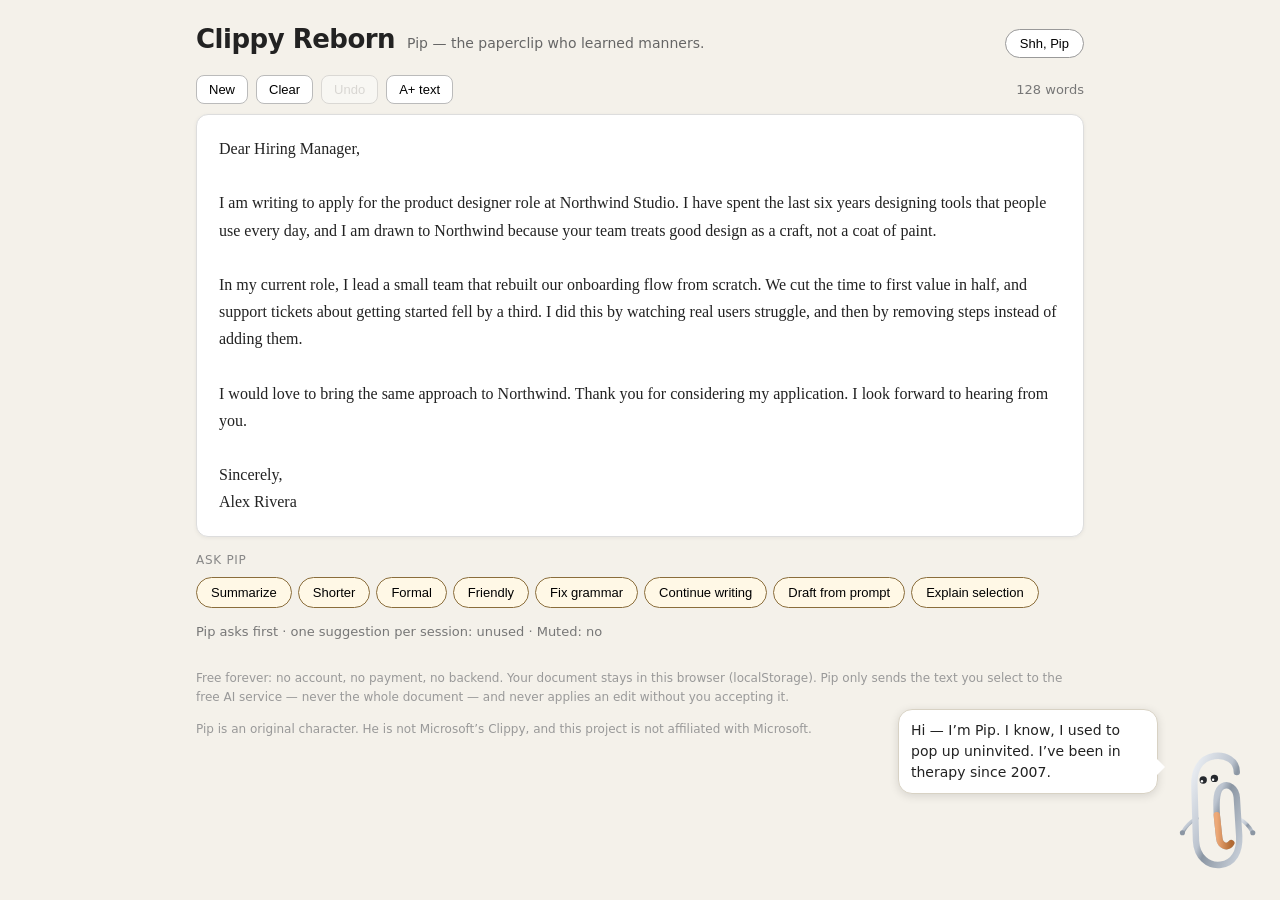
<file: index.html>
<!DOCTYPE html>
<html lang="en">
<head>
<meta charset="utf-8">
<title>Clippy Reborn — Pip, the paperclip who learned manners</title>
<meta name="viewport" content="width=device-width, initial-scale=1">
<meta name="description" content="Clippy is back as Pip — an AI writing assistant that actually edits your text, and knows when to shut up. Free, no login, nothing leaves your browser except the text you ask about.">
<link rel="stylesheet" href="styles.css">
</head>
<body>
<div class="page">
  <header class="app-header">
    <h1>Clippy Reborn</h1>
    <p class="tagline">Pip — the paperclip who learned manners.</p>
    <button id="muteBtn" class="mute-btn" type="button" aria-pressed="false" title="Mute Pip — he hides behind the page edge and stops suggesting">Shh, Pip</button>
  </header>

  <div class="toolbar">
    <button id="newBtn" type="button" title="Start a blank document (current text is kept for one Undo)">New</button>
    <button id="clearBtn" type="button" title="Clear the document (kept for one Undo)">Clear</button>
    <button id="undoBtn" type="button" title="Undo the last accepted edit, New, or Clear" disabled>Undo</button>
    <button id="fontBtn" type="button" title="Toggle larger editor text">A+ text</button>
    <span id="wordCount" class="word-count">0 words</span>
  </div>

  <div class="editor-wrap">
    <div id="editor" class="editor" contenteditable="true" spellcheck="false"
         data-placeholder="Start writing — or ask Pip for help."
         aria-label="Writing editor"></div>
  </div>

  <div class="action-bar" role="group" aria-label="Ask Pip">
    <span class="action-label">Ask Pip</span>
    <div class="action-group">
      <button class="action-btn" type="button" data-action="summarize" title="Summarize the selection (or the whole document)">Summarize</button>
      <button class="action-btn" type="button" data-action="rewrite-shorter" title="Rewrite the selection shorter and tighter">Shorter</button>
      <button class="action-btn" type="button" data-action="rewrite-formal" title="Rewrite the selection in a formal tone">Formal</button>
      <button class="action-btn" type="button" data-action="rewrite-friendly" title="Rewrite the selection in a warm, friendly tone">Friendly</button>
      <button class="action-btn" type="button" data-action="fix-grammar" title="Fix grammar, spelling, and punctuation">Fix grammar</button>
      <button class="action-btn" type="button" data-action="continue" title="Continue writing from the paragraph at the cursor">Continue writing</button>
      <button class="action-btn" type="button" data-action="draft" title="Draft new text from a short prompt">Draft from prompt</button>
      <button class="action-btn" type="button" data-action="explain" title="Explain the selection in plain language">Explain selection</button>
    </div>
  </div>

  <div id="draftRow" class="draft-row" hidden>
    <input id="draftPrompt" type="text" placeholder="What should Pip draft? e.g. a thank-you note to my interviewer" aria-label="Draft prompt">
    <button id="draftGo" class="action-btn primary" type="button">Draft it</button>
  </div>

  <section id="diffPanel" class="diff-panel" hidden aria-live="polite">
    <h2 id="diffTitle">Pip suggests</h2>
    <div id="diffBody" class="diff-body"></div>
    <div id="noteBody" class="note-body" hidden></div>
    <div class="diff-actions">
      <button id="diffAccept" class="accept" type="button">Accept</button>
      <button id="diffDiscard" type="button">Discard</button>
      <button id="noteCopy" type="button" hidden>Copy</button>
      <button id="noteInsert" type="button" hidden>Insert at end</button>
      <button id="diffRetry" type="button" hidden>Try again</button>
      <button id="diffOffline" type="button" hidden>Use the offline version</button>
    </div>
    <p id="diffNote" class="diff-note" hidden></p>
  </section>

  <p id="mannersLine" class="manners-line">Pip asks first · one suggestion per session: unused · Muted: no</p>

  <footer class="app-footer">
    <p>Free forever: no account, no payment, no backend. Your document stays in this browser (localStorage). Pip only sends the text you select to the free AI service — never the whole document — and never applies an edit without you accepting it.</p>
    <p>Pip is an original character. He is not Microsoft&rsquo;s Clippy, and this project is not affiliated with Microsoft.</p>
  </footer>
</div>

<div id="pipDock" class="pip-dock pip-state-idle" title="Pip, your writing assistant">
  <div id="pipBubble" class="pip-bubble" role="status">
    <div id="pipBubbleText" class="pip-bubble-text">Hi — I&rsquo;m Pip. I know, I used to pop up uninvited. I&rsquo;ve been in therapy since 2007.</div>
    <div id="pipBubbleActions" class="pip-bubble-actions" hidden></div>
  </div>
  <div class="pip-figure">
    <svg class="pip-svg" viewBox="0 0 120 170" width="96" height="136" role="img" aria-label="Pip, the paperclip assistant">
      <defs>
        <linearGradient id="steel" x1="0" y1="0" x2="1" y2="1"><stop offset="0" stop-color="#eef1f5"/><stop offset="0.45" stop-color="#bcc4cf"/><stop offset="0.55" stop-color="#8b96a3"/><stop offset="1" stop-color="#ccd3dc"/></linearGradient>
        <linearGradient id="copper" x1="0" y1="0" x2="1" y2="0"><stop offset="0" stop-color="#eda978"/><stop offset="1" stop-color="#b26a33"/></linearGradient>
      </defs>
      <g class="pip-arms">
        <g class="pip-arm pip-arm-left"><path d="M36 88 C28 92 22 98 18 106" fill="none" stroke="url(#steel)" stroke-width="4.5" stroke-linecap="round"/><circle cx="18" cy="106" r="3.2" fill="#8b96a3"/></g>
        <g class="pip-arm pip-arm-right"><path d="M88 88 C96 92 102 98 106 106" fill="none" stroke="url(#steel)" stroke-width="4.5" stroke-linecap="round"/><circle cx="106" cy="106" r="3.2" fill="#8b96a3"/></g>
      </g>
      <path class="pip-wire" d="M86 30 C86 16 72 8 58 10 C40 13 32 28 33 48 L35 116 C36 136 50 148 66 146 C82 144 90 130 89 110 L86 62 C85 50 76 44 68 48 C60 52 60 66 61 84 L64 112 C65 122 74 126 79 119" fill="none" stroke="url(#steel)" stroke-width="8" stroke-linecap="round"/>
      <path d="M61 84 L64 112 C65 122 74 126 79 119" fill="none" stroke="url(#copper)" stroke-width="8" stroke-linecap="round"/>
      <g class="pip-eyes"><circle cx="44" cy="40" r="4.6" fill="#26292e"/><circle cx="58" cy="38" r="4.6" fill="#26292e"/><circle cx="42.4" cy="41.6" r="1.5" fill="#ffffff"/><circle cx="56.4" cy="39.6" r="1.5" fill="#ffffff"/></g>
      <path class="pip-smile" d="M44 52 Q51 59 58 52" fill="none" stroke="#26292e" stroke-width="3" stroke-linecap="round"/>
      <path class="pip-sweat" d="M84 22 c-4.5 6.5 -4.5 11 0 11 c4.5 0 4.5 -4.5 0 -11 z" fill="#7fb3d5"/>
    </svg>
  </div>
</div>

<script src="lib.js"></script>
<script src="app.js"></script>
</body>
</html>
</file>
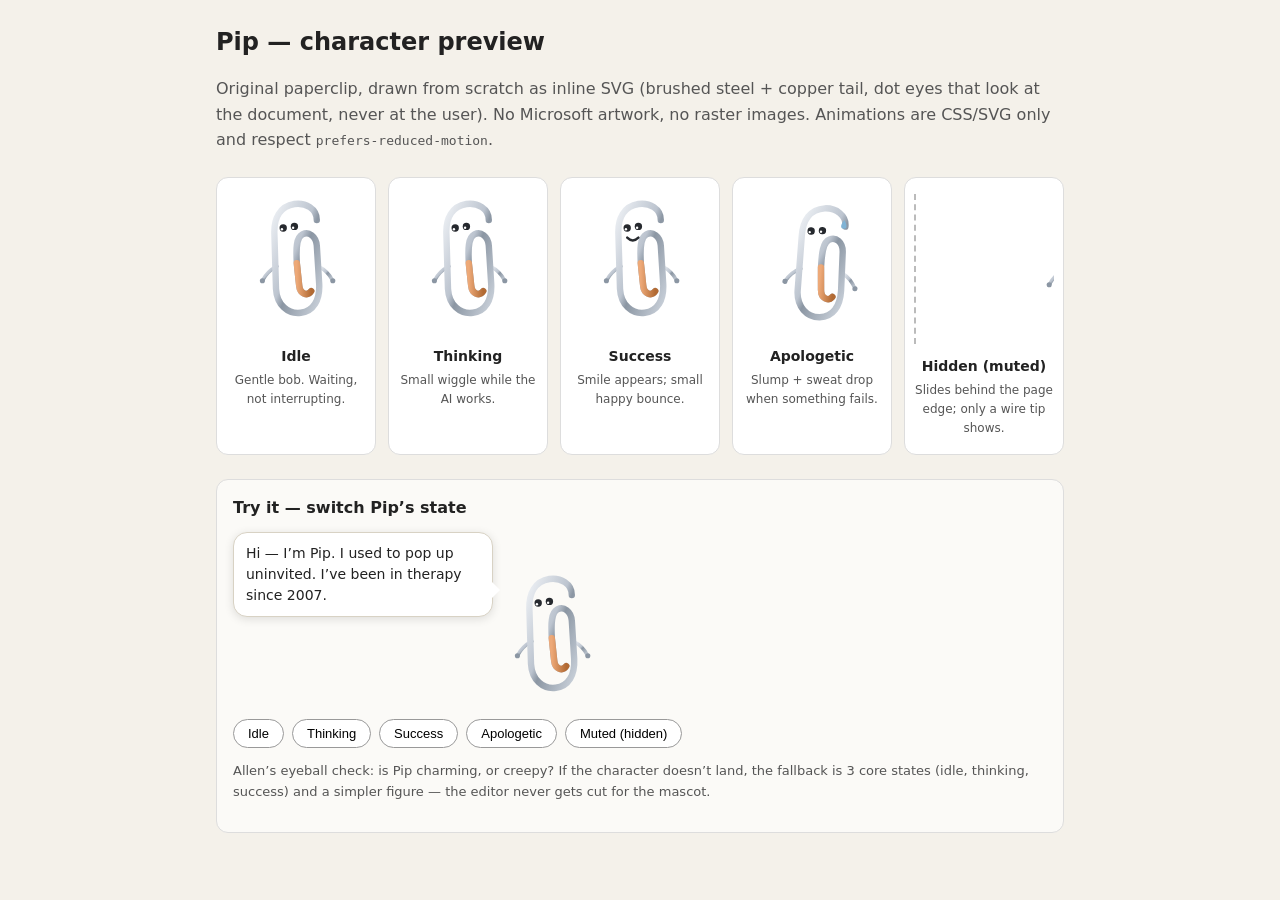
<file: preview-pip.html>
<!DOCTYPE html>
<html lang="en">
<head>
<meta charset="utf-8">
<title>Pip — character preview (Clippy Reborn)</title>
<meta name="viewport" content="width=device-width, initial-scale=1">
<link rel="stylesheet" href="styles.css">
<style>
  .preview { max-width: 880px; margin: 0 auto; padding: 24px 16px 64px; font-family: system-ui, -apple-system, "Segoe UI", sans-serif; color: #222; }
  .preview h1 { font-size: 24px; margin: 0 0 8px; }
  .preview p { color: #555; line-height: 1.6; }
  .preview-grid { display: grid; grid-template-columns: repeat(auto-fit, minmax(150px, 1fr)); gap: 12px; margin: 24px 0; }
  .preview-card { border: 1px solid #ddd; border-radius: 12px; padding: 16px 8px 8px; text-align: center; background: #fff; }
  .preview-card h2 { font-size: 14px; margin: 12px 0 4px; }
  .preview-card p { font-size: 12px; margin: 0 0 8px; }
  .preview-pip { display: flex; justify-content: center; min-height: 140px; align-items: center; }
  .preview-edge { width: 140px; height: 150px; margin: 0 auto; overflow: hidden; border-left: 2px dashed #bbb; position: relative; }
  .preview-edge .pip-figure { position: absolute; right: 0; top: 6px; }
  .preview-interactive { border: 1px solid #ddd; border-radius: 12px; padding: 16px; background: #fbfaf7; }
  .preview-interactive h2 { font-size: 16px; margin: 0 0 12px; }
  .preview-demo-row { display: flex; gap: 12px; flex-wrap: wrap; align-items: flex-end; }
  .preview-demo-row .pip-dock { position: static; }
  .preview-buttons { display: flex; gap: 8px; flex-wrap: wrap; margin-top: 12px; }
  .preview-buttons button { border: 1px solid #999; background: #fff; border-radius: 999px; padding: 6px 14px; cursor: pointer; font-size: 13px; }
  .preview-buttons button:hover { background: #eee; }
  .preview-note { font-size: 13px; }
</style>
</head>
<body>
<main class="preview">
  <h1>Pip — character preview</h1>
  <p>Original paperclip, drawn from scratch as inline SVG (brushed steel + copper tail, dot eyes that look at the document, never at the user). No Microsoft artwork, no raster images. Animations are CSS/SVG only and respect <code>prefers-reduced-motion</code>.</p>

  <section class="preview-grid">
    <div class="preview-card pip-state-idle">
      <div class="preview-pip">
        <svg class="pip-svg" viewBox="0 0 120 170" width="96" height="136" role="img" aria-label="Pip, idle">
          <defs>
            <linearGradient id="steel-a" x1="0" y1="0" x2="1" y2="1"><stop offset="0" stop-color="#eef1f5"/><stop offset="0.45" stop-color="#bcc4cf"/><stop offset="0.55" stop-color="#8b96a3"/><stop offset="1" stop-color="#ccd3dc"/></linearGradient>
            <linearGradient id="copper-a" x1="0" y1="0" x2="1" y2="0"><stop offset="0" stop-color="#eda978"/><stop offset="1" stop-color="#b26a33"/></linearGradient>
          </defs>
          <g class="pip-arms">
            <g class="pip-arm pip-arm-left"><path d="M36 88 C28 92 22 98 18 106" fill="none" stroke="url(#steel-a)" stroke-width="4.5" stroke-linecap="round"/><circle cx="18" cy="106" r="3.2" fill="#8b96a3"/></g>
            <g class="pip-arm pip-arm-right"><path d="M88 88 C96 92 102 98 106 106" fill="none" stroke="url(#steel-a)" stroke-width="4.5" stroke-linecap="round"/><circle cx="106" cy="106" r="3.2" fill="#8b96a3"/></g>
          </g>
          <path class="pip-wire" d="M86 30 C86 16 72 8 58 10 C40 13 32 28 33 48 L35 116 C36 136 50 148 66 146 C82 144 90 130 89 110 L86 62 C85 50 76 44 68 48 C60 52 60 66 61 84 L64 112 C65 122 74 126 79 119" fill="none" stroke="url(#steel-a)" stroke-width="8" stroke-linecap="round"/>
          <path d="M61 84 L64 112 C65 122 74 126 79 119" fill="none" stroke="url(#copper-a)" stroke-width="8" stroke-linecap="round"/>
          <g class="pip-eyes"><circle cx="44" cy="40" r="4.6" fill="#26292e"/><circle cx="58" cy="38" r="4.6" fill="#26292e"/><circle cx="42.4" cy="41.6" r="1.5" fill="#ffffff"/><circle cx="56.4" cy="39.6" r="1.5" fill="#ffffff"/></g>
          <path class="pip-smile" d="M44 52 Q51 59 58 52" fill="none" stroke="#26292e" stroke-width="3" stroke-linecap="round"/>
          <path class="pip-sweat" d="M84 22 c-4.5 6.5 -4.5 11 0 11 c4.5 0 4.5 -4.5 0 -11 z" fill="#7fb3d5"/>
        </svg>
      </div>
      <h2>Idle</h2><p>Gentle bob. Waiting, not interrupting.</p>
    </div>

    <div class="preview-card pip-state-thinking">
      <div class="preview-pip">
        <svg class="pip-svg" viewBox="0 0 120 170" width="96" height="136" role="img" aria-label="Pip, thinking">
          <defs>
            <linearGradient id="steel-b" x1="0" y1="0" x2="1" y2="1"><stop offset="0" stop-color="#eef1f5"/><stop offset="0.45" stop-color="#bcc4cf"/><stop offset="0.55" stop-color="#8b96a3"/><stop offset="1" stop-color="#ccd3dc"/></linearGradient>
            <linearGradient id="copper-b" x1="0" y1="0" x2="1" y2="0"><stop offset="0" stop-color="#eda978"/><stop offset="1" stop-color="#b26a33"/></linearGradient>
          </defs>
          <g class="pip-arms">
            <g class="pip-arm pip-arm-left"><path d="M36 88 C28 92 22 98 18 106" fill="none" stroke="url(#steel-b)" stroke-width="4.5" stroke-linecap="round"/><circle cx="18" cy="106" r="3.2" fill="#8b96a3"/></g>
            <g class="pip-arm pip-arm-right"><path d="M88 88 C96 92 102 98 106 106" fill="none" stroke="url(#steel-b)" stroke-width="4.5" stroke-linecap="round"/><circle cx="106" cy="106" r="3.2" fill="#8b96a3"/></g>
          </g>
          <path class="pip-wire" d="M86 30 C86 16 72 8 58 10 C40 13 32 28 33 48 L35 116 C36 136 50 148 66 146 C82 144 90 130 89 110 L86 62 C85 50 76 44 68 48 C60 52 60 66 61 84 L64 112 C65 122 74 126 79 119" fill="none" stroke="url(#steel-b)" stroke-width="8" stroke-linecap="round"/>
          <path d="M61 84 L64 112 C65 122 74 126 79 119" fill="none" stroke="url(#copper-b)" stroke-width="8" stroke-linecap="round"/>
          <g class="pip-eyes"><circle cx="44" cy="40" r="4.6" fill="#26292e"/><circle cx="58" cy="38" r="4.6" fill="#26292e"/><circle cx="42.4" cy="41.6" r="1.5" fill="#ffffff"/><circle cx="56.4" cy="39.6" r="1.5" fill="#ffffff"/></g>
          <path class="pip-smile" d="M44 52 Q51 59 58 52" fill="none" stroke="#26292e" stroke-width="3" stroke-linecap="round"/>
          <path class="pip-sweat" d="M84 22 c-4.5 6.5 -4.5 11 0 11 c4.5 0 4.5 -4.5 0 -11 z" fill="#7fb3d5"/>
        </svg>
      </div>
      <h2>Thinking</h2><p>Small wiggle while the AI works.</p>
    </div>

    <div class="preview-card pip-state-success">
      <div class="preview-pip">
        <svg class="pip-svg" viewBox="0 0 120 170" width="96" height="136" role="img" aria-label="Pip, success">
          <defs>
            <linearGradient id="steel-c" x1="0" y1="0" x2="1" y2="1"><stop offset="0" stop-color="#eef1f5"/><stop offset="0.45" stop-color="#bcc4cf"/><stop offset="0.55" stop-color="#8b96a3"/><stop offset="1" stop-color="#ccd3dc"/></linearGradient>
            <linearGradient id="copper-c" x1="0" y1="0" x2="1" y2="0"><stop offset="0" stop-color="#eda978"/><stop offset="1" stop-color="#b26a33"/></linearGradient>
          </defs>
          <g class="pip-arms">
            <g class="pip-arm pip-arm-left"><path d="M36 88 C28 92 22 98 18 106" fill="none" stroke="url(#steel-c)" stroke-width="4.5" stroke-linecap="round"/><circle cx="18" cy="106" r="3.2" fill="#8b96a3"/></g>
            <g class="pip-arm pip-arm-right"><path d="M88 88 C96 92 102 98 106 106" fill="none" stroke="url(#steel-c)" stroke-width="4.5" stroke-linecap="round"/><circle cx="106" cy="106" r="3.2" fill="#8b96a3"/></g>
          </g>
          <path class="pip-wire" d="M86 30 C86 16 72 8 58 10 C40 13 32 28 33 48 L35 116 C36 136 50 148 66 146 C82 144 90 130 89 110 L86 62 C85 50 76 44 68 48 C60 52 60 66 61 84 L64 112 C65 122 74 126 79 119" fill="none" stroke="url(#steel-c)" stroke-width="8" stroke-linecap="round"/>
          <path d="M61 84 L64 112 C65 122 74 126 79 119" fill="none" stroke="url(#copper-c)" stroke-width="8" stroke-linecap="round"/>
          <g class="pip-eyes"><circle cx="44" cy="40" r="4.6" fill="#26292e"/><circle cx="58" cy="38" r="4.6" fill="#26292e"/><circle cx="42.4" cy="41.6" r="1.5" fill="#ffffff"/><circle cx="56.4" cy="39.6" r="1.5" fill="#ffffff"/></g>
          <path class="pip-smile" d="M44 52 Q51 59 58 52" fill="none" stroke="#26292e" stroke-width="3" stroke-linecap="round"/>
          <path class="pip-sweat" d="M84 22 c-4.5 6.5 -4.5 11 0 11 c4.5 0 4.5 -4.5 0 -11 z" fill="#7fb3d5"/>
        </svg>
      </div>
      <h2>Success</h2><p>Smile appears; small happy bounce.</p>
    </div>

    <div class="preview-card pip-state-apologetic">
      <div class="preview-pip">
        <svg class="pip-svg" viewBox="0 0 120 170" width="96" height="136" role="img" aria-label="Pip, apologetic">
          <defs>
            <linearGradient id="steel-d" x1="0" y1="0" x2="1" y2="1"><stop offset="0" stop-color="#eef1f5"/><stop offset="0.45" stop-color="#bcc4cf"/><stop offset="0.55" stop-color="#8b96a3"/><stop offset="1" stop-color="#ccd3dc"/></linearGradient>
            <linearGradient id="copper-d" x1="0" y1="0" x2="1" y2="0"><stop offset="0" stop-color="#eda978"/><stop offset="1" stop-color="#b26a33"/></linearGradient>
          </defs>
          <g class="pip-arms">
            <g class="pip-arm pip-arm-left"><path d="M36 88 C28 92 22 98 18 106" fill="none" stroke="url(#steel-d)" stroke-width="4.5" stroke-linecap="round"/><circle cx="18" cy="106" r="3.2" fill="#8b96a3"/></g>
            <g class="pip-arm pip-arm-right"><path d="M88 88 C96 92 102 98 106 106" fill="none" stroke="url(#steel-d)" stroke-width="4.5" stroke-linecap="round"/><circle cx="106" cy="106" r="3.2" fill="#8b96a3"/></g>
          </g>
          <path class="pip-wire" d="M86 30 C86 16 72 8 58 10 C40 13 32 28 33 48 L35 116 C36 136 50 148 66 146 C82 144 90 130 89 110 L86 62 C85 50 76 44 68 48 C60 52 60 66 61 84 L64 112 C65 122 74 126 79 119" fill="none" stroke="url(#steel-d)" stroke-width="8" stroke-linecap="round"/>
          <path d="M61 84 L64 112 C65 122 74 126 79 119" fill="none" stroke="url(#copper-d)" stroke-width="8" stroke-linecap="round"/>
          <g class="pip-eyes"><circle cx="44" cy="40" r="4.6" fill="#26292e"/><circle cx="58" cy="38" r="4.6" fill="#26292e"/><circle cx="42.4" cy="41.6" r="1.5" fill="#ffffff"/><circle cx="56.4" cy="39.6" r="1.5" fill="#ffffff"/></g>
          <path class="pip-smile" d="M44 52 Q51 59 58 52" fill="none" stroke="#26292e" stroke-width="3" stroke-linecap="round"/>
          <path class="pip-sweat" d="M84 22 c-4.5 6.5 -4.5 11 0 11 c4.5 0 4.5 -4.5 0 -11 z" fill="#7fb3d5"/>
        </svg>
      </div>
      <h2>Apologetic</h2><p>Slump + sweat drop when something fails.</p>
    </div>

    <div class="preview-card">
      <div class="preview-pip">
        <div class="preview-edge pip-state-hidden">
          <div class="pip-figure">
            <svg class="pip-svg" viewBox="0 0 120 170" width="96" height="136" role="img" aria-label="Pip, muted and hidden">
              <defs>
                <linearGradient id="steel-e" x1="0" y1="0" x2="1" y2="1"><stop offset="0" stop-color="#eef1f5"/><stop offset="0.45" stop-color="#bcc4cf"/><stop offset="0.55" stop-color="#8b96a3"/><stop offset="1" stop-color="#ccd3dc"/></linearGradient>
                <linearGradient id="copper-e" x1="0" y1="0" x2="1" y2="0"><stop offset="0" stop-color="#eda978"/><stop offset="1" stop-color="#b26a33"/></linearGradient>
              </defs>
              <g class="pip-arms">
                <g class="pip-arm pip-arm-left"><path d="M36 88 C28 92 22 98 18 106" fill="none" stroke="url(#steel-e)" stroke-width="4.5" stroke-linecap="round"/><circle cx="18" cy="106" r="3.2" fill="#8b96a3"/></g>
                <g class="pip-arm pip-arm-right"><path d="M88 88 C96 92 102 98 106 106" fill="none" stroke="url(#steel-e)" stroke-width="4.5" stroke-linecap="round"/><circle cx="106" cy="106" r="3.2" fill="#8b96a3"/></g>
              </g>
              <path class="pip-wire" d="M86 30 C86 16 72 8 58 10 C40 13 32 28 33 48 L35 116 C36 136 50 148 66 146 C82 144 90 130 89 110 L86 62 C85 50 76 44 68 48 C60 52 60 66 61 84 L64 112 C65 122 74 126 79 119" fill="none" stroke="url(#steel-e)" stroke-width="8" stroke-linecap="round"/>
              <path d="M61 84 L64 112 C65 122 74 126 79 119" fill="none" stroke="url(#copper-e)" stroke-width="8" stroke-linecap="round"/>
              <g class="pip-eyes"><circle cx="44" cy="40" r="4.6" fill="#26292e"/><circle cx="58" cy="38" r="4.6" fill="#26292e"/><circle cx="42.4" cy="41.6" r="1.5" fill="#ffffff"/><circle cx="56.4" cy="39.6" r="1.5" fill="#ffffff"/></g>
              <path class="pip-smile" d="M44 52 Q51 59 58 52" fill="none" stroke="#26292e" stroke-width="3" stroke-linecap="round"/>
              <path class="pip-sweat" d="M84 22 c-4.5 6.5 -4.5 11 0 11 c4.5 0 4.5 -4.5 0 -11 z" fill="#7fb3d5"/>
            </svg>
          </div>
        </div>
      </div>
      <h2>Hidden (muted)</h2><p>Slides behind the page edge; only a wire tip shows.</p>
    </div>
  </section>

  <section class="preview-interactive">
    <h2>Try it — switch Pip&rsquo;s state</h2>
    <div class="preview-demo-row">
      <div id="demoDock" class="pip-dock pip-state-idle">
        <div class="pip-bubble"><div id="demoBubbleText" class="pip-bubble-text">Hi — I&rsquo;m Pip. I used to pop up uninvited. I&rsquo;ve been in therapy since 2007.</div></div>
        <div class="pip-figure">
          <svg class="pip-svg" viewBox="0 0 120 170" width="96" height="136" role="img" aria-label="Pip, interactive demo">
            <defs>
              <linearGradient id="steel-f" x1="0" y1="0" x2="1" y2="1"><stop offset="0" stop-color="#eef1f5"/><stop offset="0.45" stop-color="#bcc4cf"/><stop offset="0.55" stop-color="#8b96a3"/><stop offset="1" stop-color="#ccd3dc"/></linearGradient>
              <linearGradient id="copper-f" x1="0" y1="0" x2="1" y2="0"><stop offset="0" stop-color="#eda978"/><stop offset="1" stop-color="#b26a33"/></linearGradient>
            </defs>
            <g class="pip-arms">
              <g class="pip-arm pip-arm-left"><path d="M36 88 C28 92 22 98 18 106" fill="none" stroke="url(#steel-f)" stroke-width="4.5" stroke-linecap="round"/><circle cx="18" cy="106" r="3.2" fill="#8b96a3"/></g>
              <g class="pip-arm pip-arm-right"><path d="M88 88 C96 92 102 98 106 106" fill="none" stroke="url(#steel-f)" stroke-width="4.5" stroke-linecap="round"/><circle cx="106" cy="106" r="3.2" fill="#8b96a3"/></g>
            </g>
            <path class="pip-wire" d="M86 30 C86 16 72 8 58 10 C40 13 32 28 33 48 L35 116 C36 136 50 148 66 146 C82 144 90 130 89 110 L86 62 C85 50 76 44 68 48 C60 52 60 66 61 84 L64 112 C65 122 74 126 79 119" fill="none" stroke="url(#steel-f)" stroke-width="8" stroke-linecap="round"/>
            <path d="M61 84 L64 112 C65 122 74 126 79 119" fill="none" stroke="url(#copper-f)" stroke-width="8" stroke-linecap="round"/>
            <g class="pip-eyes"><circle cx="44" cy="40" r="4.6" fill="#26292e"/><circle cx="58" cy="38" r="4.6" fill="#26292e"/><circle cx="42.4" cy="41.6" r="1.5" fill="#ffffff"/><circle cx="56.4" cy="39.6" r="1.5" fill="#ffffff"/></g>
            <path class="pip-smile" d="M44 52 Q51 59 58 52" fill="none" stroke="#26292e" stroke-width="3" stroke-linecap="round"/>
            <path class="pip-sweat" d="M84 22 c-4.5 6.5 -4.5 11 0 11 c4.5 0 4.5 -4.5 0 -11 z" fill="#7fb3d5"/>
          </svg>
        </div>
      </div>
    </div>
    <div class="preview-buttons">
      <button type="button" data-demo-state="idle" data-demo-line="Hi — I&rsquo;m Pip. I used to pop up uninvited. I&rsquo;ve been in therapy since 2007.">Idle</button>
      <button type="button" data-demo-state="thinking" data-demo-line="Working on it — give me a second.">Thinking</button>
      <button type="button" data-demo-state="success" data-demo-line="Done — keep it or toss it?">Success</button>
      <button type="button" data-demo-state="apologetic" data-demo-line="Sorry — the AI service didn&rsquo;t answer.">Apologetic</button>
      <button type="button" data-demo-state="hidden" data-demo-line="">Muted (hidden)</button>
    </div>
    <p class="preview-note">Allen&rsquo;s eyeball check: is Pip charming, or creepy? If the character doesn&rsquo;t land, the fallback is 3 core states (idle, thinking, success) and a simpler figure — the editor never gets cut for the mascot.</p>
  </section>
</main>
<script>
  (function () {
    var dock = document.getElementById('demoDock');
    var bubble = document.getElementById('demoBubbleText');
    document.querySelectorAll('[data-demo-state]').forEach(function (btn) {
      btn.addEventListener('click', function () {
        dock.className = 'pip-dock pip-state-' + btn.getAttribute('data-demo-state');
        bubble.textContent = btn.getAttribute('data-demo-line') || '';
      });
    });
  })();
</script>
</body>
</html>
</file>
<file: styles.css>
/* Clippy Reborn — styles. Vanilla CSS, zero dependencies.
   Layout: header, toolbar, editor, action bar, diff panel, Pip dock.
   Pip's animation states live here; state classes are applied to the
   dock element (.pip-state-idle / thinking / success / apologetic / hidden). */

* { box-sizing: border-box; }

body {
  margin: 0;
  font-family: system-ui, -apple-system, "Segoe UI", Roboto, sans-serif;
  color: #222;
  background: #f4f1ea;
  line-height: 1.5;
}

.page { max-width: 920px; margin: 0 auto; padding: 20px 16px 120px; }

/* ---------- Header ---------- */
.app-header { display: flex; align-items: baseline; gap: 12px; flex-wrap: wrap; }
.app-header h1 { font-size: 26px; margin: 0; letter-spacing: -0.5px; }
.app-header .tagline { color: #666; font-size: 14px; margin: 0; }
.mute-btn {
  margin-left: auto;
  border: 1px solid #999; background: #fff; border-radius: 999px;
  padding: 6px 14px; font-size: 13px; cursor: pointer;
}
.mute-btn:hover { background: #eee; }
.mute-btn[aria-pressed="true"] { background: #333; color: #fff; border-color: #333; }

/* ---------- Toolbar ---------- */
.toolbar { display: flex; gap: 8px; align-items: center; flex-wrap: wrap; margin: 16px 0 10px; }
.toolbar button {
  border: 1px solid #bbb; background: #fff; border-radius: 8px;
  padding: 6px 12px; font-size: 13px; cursor: pointer;
}
.toolbar button:hover:not(:disabled) { background: #eee; }
.toolbar button:disabled { opacity: 0.45; cursor: default; }
.word-count { margin-left: auto; color: #777; font-size: 13px; }

/* ---------- Editor ---------- */
.editor-wrap { background: #fff; border: 1px solid #ddd; border-radius: 12px; box-shadow: 0 1px 4px rgba(0,0,0,0.06); }
.editor {
  min-height: 340px;
  padding: 20px 22px;
  font-family: Georgia, "Times New Roman", serif;
  font-size: 16px; line-height: 1.7;
  white-space: pre-wrap;
  outline: none;
  border-radius: 12px;
}
.editor.large-text { font-size: 19px; }
.editor:empty::before { content: attr(data-placeholder); color: #aaa; }

/* ---------- Action bar ---------- */
.action-bar { display: flex; gap: 8px; flex-wrap: wrap; margin: 14px 0 0; align-items: center; }
.action-bar .action-group { display: flex; gap: 6px; align-items: center; flex-wrap: wrap; }
.action-bar .action-label { font-size: 12px; color: #888; text-transform: uppercase; letter-spacing: 0.06em; }
.action-btn {
  border: 1px solid #8a6d3b; background: #fff8e6; border-radius: 999px;
  padding: 7px 14px; font-size: 13px; cursor: pointer;
}
.action-btn:hover:not(:disabled) { background: #ffefc4; }
.action-btn:disabled { opacity: 0.45; cursor: default; }
.action-btn.primary { background: #2f6f4f; color: #fff; border-color: #2f6f4f; }
.action-btn.primary:hover:not(:disabled) { background: #255a40; }

.draft-row { display: flex; gap: 8px; margin-top: 10px; }
.draft-row[hidden] { display: none; }
.draft-row input {
  flex: 1; border: 1px solid #bbb; border-radius: 8px; padding: 8px 10px; font-size: 14px;
}

/* ---------- Diff / result panel ---------- */
.diff-panel { margin-top: 16px; background: #fff; border: 1px solid #ddd; border-radius: 12px; padding: 16px; }
.diff-panel[hidden] { display: none; }
.diff-panel h2 { font-size: 14px; margin: 0 0 8px; }
.diff-body { font-family: Georgia, "Times New Roman", serif; font-size: 15px; line-height: 1.7; white-space: pre-wrap; }
.diff-del { background: #fbd9d3; color: #8a2f24; text-decoration: line-through; border-radius: 3px; padding: 0 2px; }
.diff-ins { background: #cdeeda; color: #1d5c33; border-radius: 3px; padding: 0 2px; }
.note-body { font-size: 15px; line-height: 1.7; white-space: pre-wrap; }
.diff-actions { display: flex; gap: 8px; margin-top: 12px; flex-wrap: wrap; }
.diff-actions button { border: 1px solid #999; background: #fff; border-radius: 8px; padding: 7px 14px; font-size: 13px; cursor: pointer; }
.diff-actions button:hover { background: #eee; }
.diff-actions .accept { background: #2f6f4f; color: #fff; border-color: #2f6f4f; }
.diff-actions .accept:hover { background: #255a40; }
.diff-note { color: #666; font-size: 13px; margin: 8px 0 0; }

/* ---------- Manners line / footer ---------- */
.manners-line { margin-top: 14px; font-size: 13px; color: #777; }
.app-footer { margin-top: 28px; font-size: 12px; color: #999; line-height: 1.6; }

/* ---------- Pip dock ---------- */
.pip-dock {
  position: fixed; right: 16px; bottom: 16px; z-index: 20;
  display: flex; align-items: flex-end; gap: 10px;
  cursor: default;
}
.pip-bubble {
  position: relative;
  max-width: 260px;
  background: #fff; border: 1px solid #d8d2c4; border-radius: 14px;
  padding: 10px 12px; font-size: 14px; line-height: 1.5;
  box-shadow: 0 2px 10px rgba(0,0,0,0.12);
  margin-bottom: 90px;
}
.pip-bubble::after {
  content: ""; position: absolute; right: -8px; bottom: 18px;
  border: 8px solid transparent; border-left-color: #fff;
  border-right: 0;
}
.pip-bubble-text { white-space: pre-wrap; }
.pip-bubble-actions { display: flex; gap: 6px; margin-top: 8px; flex-wrap: wrap; }
.pip-bubble-actions[hidden] { display: none; }
.pip-bubble-actions button {
  border: 1px solid #8a6d3b; background: #fff8e6; border-radius: 999px;
  padding: 4px 10px; font-size: 12px; cursor: pointer;
}
.pip-bubble-actions button:hover { background: #ffefc4; }
.pip-bubble-actions .quiet { border-color: #bbb; background: #fff; }
.pip-figure { flex: none; line-height: 0; }
.pip-svg { display: block; }

/* Pip states (applied to the dock / any .pip-state-* container) */
.pip-state-idle .pip-svg { animation: pip-bob 3s ease-in-out infinite; transform-origin: 60px 150px; }
.pip-state-thinking .pip-svg { animation: pip-wiggle 0.55s ease-in-out infinite; transform-origin: 60px 150px; }
.pip-state-success .pip-svg { animation: pip-cheer 0.7s ease; transform-origin: 60px 150px; }
.pip-state-apologetic .pip-svg { transform: rotate(6deg) translateY(5px); transform-origin: 60px 150px; }
.pip-smile { opacity: 0; transition: opacity 0.25s ease; }
.pip-state-success .pip-smile { opacity: 1; }
.pip-sweat { opacity: 0; transition: opacity 0.25s ease; }
.pip-state-apologetic .pip-sweat { opacity: 1; }
.pip-state-hidden .pip-bubble { display: none; }
.pip-state-hidden .pip-figure { transform: translateX(80%); transition: transform 0.4s ease; }
.pip-state-hidden { cursor: pointer; }
.pip-arm { transition: transform 0.3s ease; transform-box: view-box; }
.pip-arm-left { transform-origin: 36px 88px; }
.pip-arm-right { transform-origin: 88px 88px; }
.pip-state-idle .pip-arm-right { animation: pip-wave 3s ease-in-out infinite; }
.pip-gesture-point .pip-arm-left { transform: rotate(-28deg); }
.pip-gesture-cheer .pip-arm-right { transform: rotate(-75deg); }

@keyframes pip-bob {
  0%, 100% { transform: translateY(0); }
  50% { transform: translateY(-4px); }
}
@keyframes pip-wiggle {
  0%, 100% { transform: rotate(-3deg); }
  50% { transform: rotate(3deg); }
}
@keyframes pip-cheer {
  0% { transform: translateY(0) rotate(0); }
  40% { transform: translateY(-12px) rotate(8deg); }
  100% { transform: translateY(0) rotate(0); }
}
@keyframes pip-wave {
  0%, 70%, 100% { transform: rotate(0); }
  80% { transform: rotate(-10deg); }
  90% { transform: rotate(4deg); }
}

/* ---------- Reduced motion ---------- */
@media (prefers-reduced-motion: reduce) {
  .pip-svg, .pip-arm { animation: none !important; }
  .pip-state-apologetic .pip-svg { transform: none; }
  .pip-state-hidden .pip-figure { transition: none; }
}

/* ---------- Small screens ---------- */
@media (max-width: 640px) {
  .page { padding-bottom: 170px; }
  .pip-dock { right: 8px; bottom: 8px; }
  .pip-bubble { max-width: 200px; margin-bottom: 70px; font-size: 13px; }
  .pip-svg { width: 72px; height: 102px; }
  .editor { min-height: 280px; font-size: 15px; }
  .mute-btn { margin-left: 0; }
}
</file>
